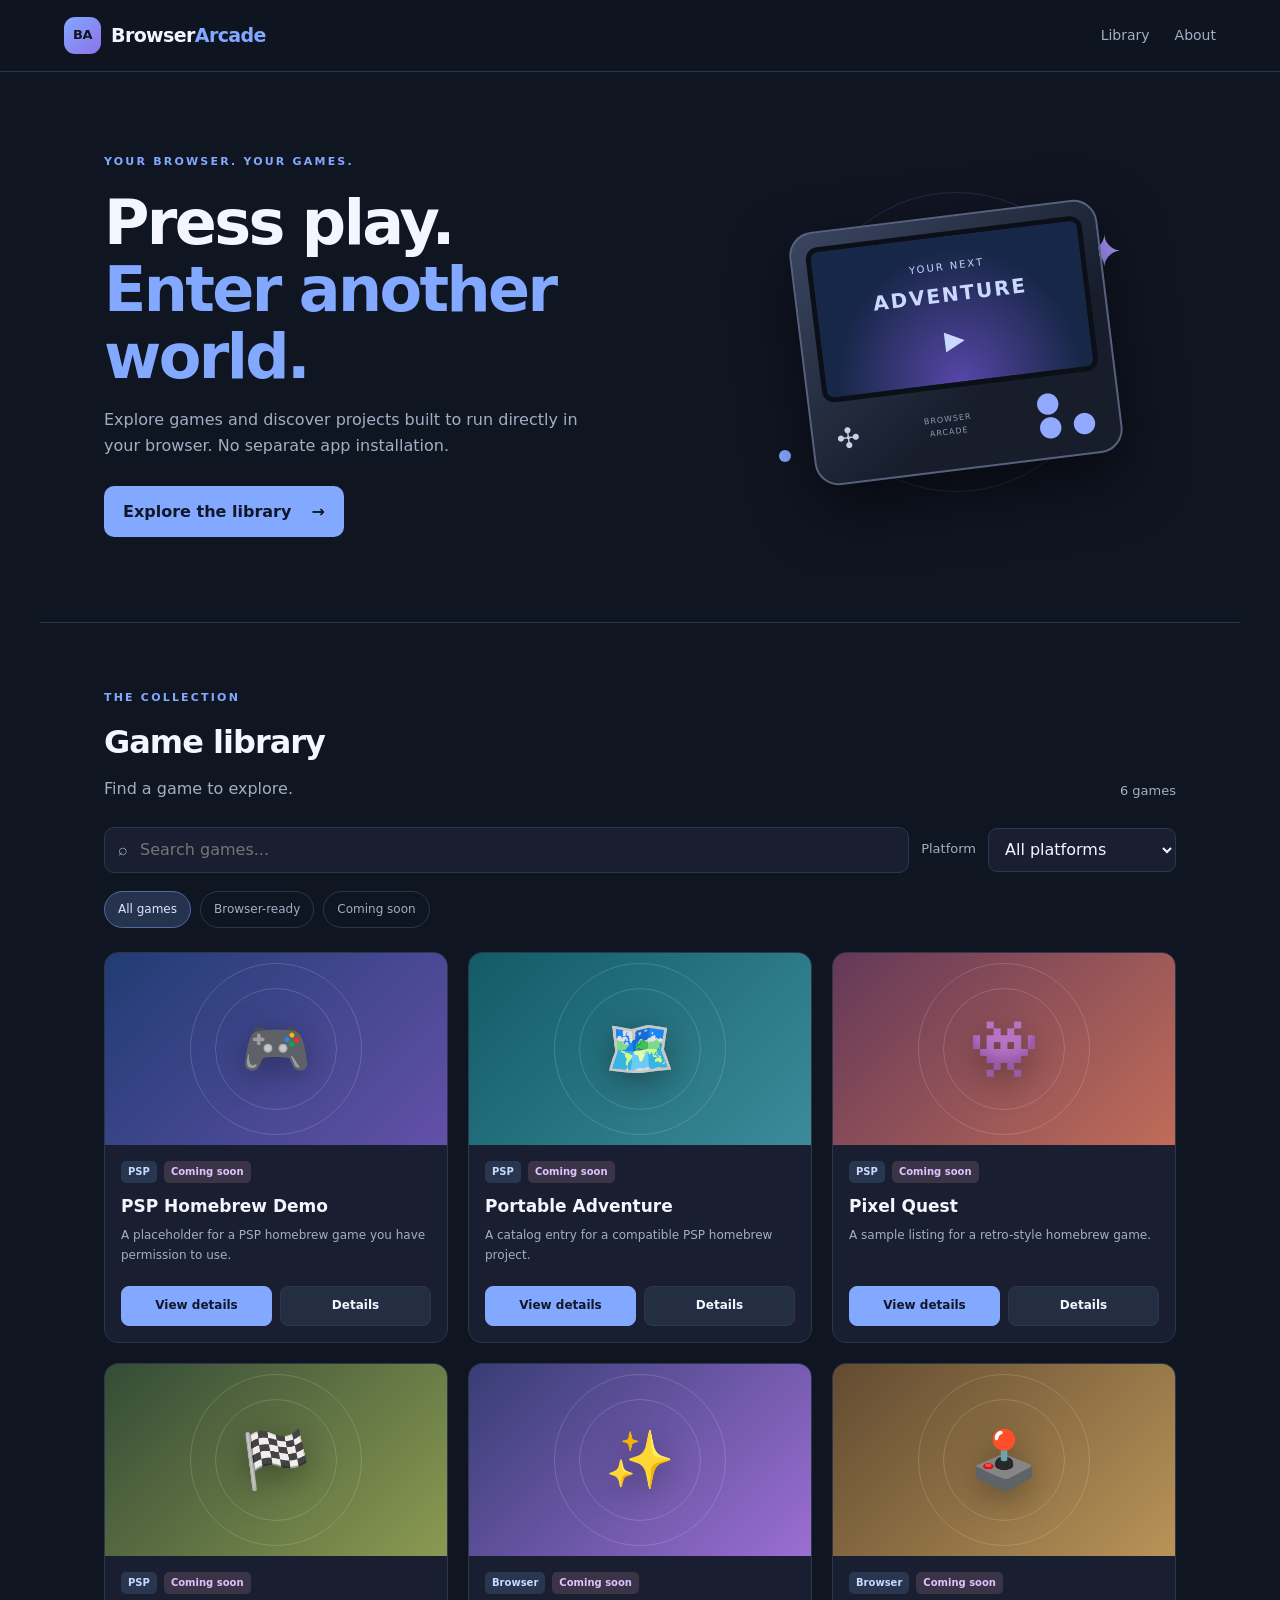
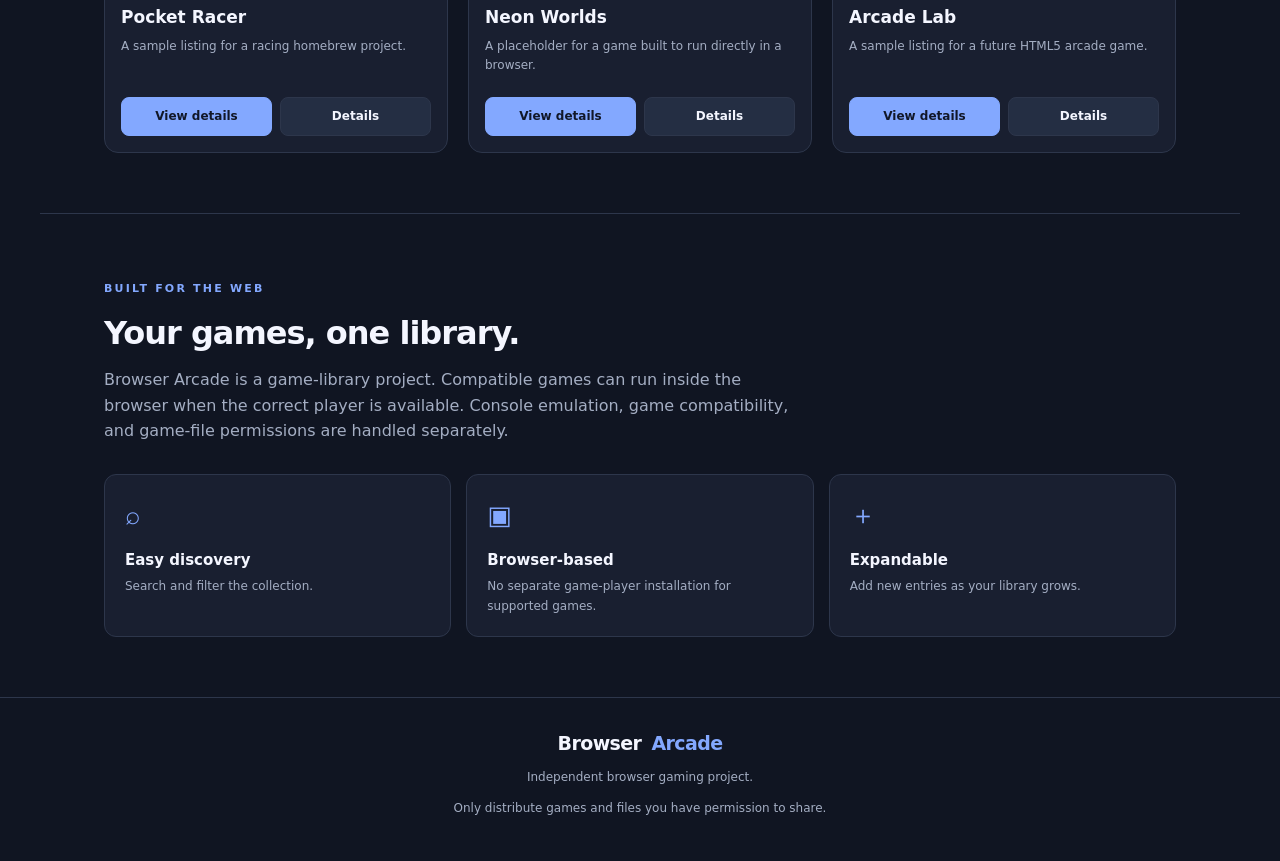
<file: index.html>
<!DOCTYPE html>
<html lang="en">
<head>
  <meta charset="UTF-8">
  <meta name="viewport" content="width=device-width, initial-scale=1.0">
  <meta name="theme-color" content="#101522">
  <title>Browser Arcade — Play in Your Browser</title>
  <meta name="description" content="Browse browser-ready games and PSP homebrew projects.">
  <link rel="stylesheet" href="style.css">
  <script src="app.js" defer></script>
</head>
<body>
  <header class="topbar">
    <a class="brand" href="#" aria-label="Browser Arcade home">
      <span class="brand-icon">BA</span>
      <span>Browser<span class="brand-accent">Arcade</span></span>
    </a>
    <nav>
      <a href="#library">Library</a>
      <a href="#about">About</a>
    </nav>
  </header>

  <main>
    <section class="hero">
      <div class="hero-content">
        <span class="eyebrow">YOUR BROWSER. YOUR GAMES.</span>
        <h1>Press play.<br><span>Enter another world.</span></h1>
        <p>
          Explore games and discover projects built to run
          directly in your browser. No separate app installation.
        </p>
        <a class="primary-button" href="#library">Explore the library <span>→</span></a>
      </div>
      <div class="hero-art" aria-hidden="true">
        <div class="orbit orbit-one"></div>
        <div class="orbit orbit-two"></div>
        <div class="hero-console">
          <div class="console-screen">
            <span>YOUR NEXT</span>
            <strong>ADVENTURE</strong>
            <div class="screen-symbol">▶</div>
          </div>
          <div class="console-controls">
            <span class="dpad">✣</span>
            <span class="console-center">BROWSER<br>ARCADE</span>
            <span class="face-buttons">●<br>● ●</span>
          </div>
        </div>
        <span class="floating-star">✦</span>
        <span class="floating-dot"></span>
      </div>
    </section>

    <section class="library section" id="library">
      <div class="section-heading">
        <div>
          <span class="eyebrow">THE COLLECTION</span>
          <h2>Game library</h2>
          <p class="muted">Find a game to explore.</p>
        </div>
        <span class="library-count" id="game-count">0 games</span>
      </div>

      <div class="toolbar">
        <label class="search-box">
          <span aria-hidden="true">⌕</span>
          <input id="search" type="search"
            placeholder="Search games..." autocomplete="off">
        </label>
        <label class="filter-label" for="category">Platform</label>
        <select id="category">
          <option value="all">All platforms</option>
          <option value="PSP">PSP</option>
          <option value="Browser">Browser games</option>
        </select>
      </div>

      <div class="filters" aria-label="Game filters">
        <button class="filter active" data-filter="all">All games</button>
        <button class="filter" data-filter="ready">Browser-ready</button>
        <button class="filter" data-filter="planned">Coming soon</button>
      </div>

      <div id="game-grid" class="game-grid" aria-live="polite"></div>
    </section>

    <section class="about section" id="about">
      <span class="eyebrow">BUILT FOR THE WEB</span>
      <h2>Your games, one library.</h2>
      <p>
        Browser Arcade is a game-library project. Compatible games
        can run inside the browser when the correct player is available.
        Console emulation, game compatibility, and game-file permissions
        are handled separately.
      </p>
      <div class="feature-grid">
        <article class="feature">
          <span class="feature-icon">⌕</span>
          <h3>Easy discovery</h3>
          <p>Search and filter the collection.</p>
        </article>
        <article class="feature">
          <span class="feature-icon">▣</span>
          <h3>Browser-based</h3>
          <p>No separate game-player installation for supported games.</p>
        </article>
        <article class="feature">
          <span class="feature-icon">＋</span>
          <h3>Expandable</h3>
          <p>Add new entries as your library grows.</p>
        </article>
      </div>
    </section>
  </main>

  <footer>
    <a class="brand footer-brand" href="#">Browser<span class="brand-accent">Arcade</span></a>
    <p>Independent browser gaming project.</p>
    <p>Only distribute games and files you have permission to share.</p>
  </footer>

  <dialog id="game-dialog" class="game-dialog">
    <button id="close-dialog" class="close-button"
      aria-label="Close game details">✕</button>
    <div id="dialog-content"></div>
  </dialog>
</body>
</html>
</file>
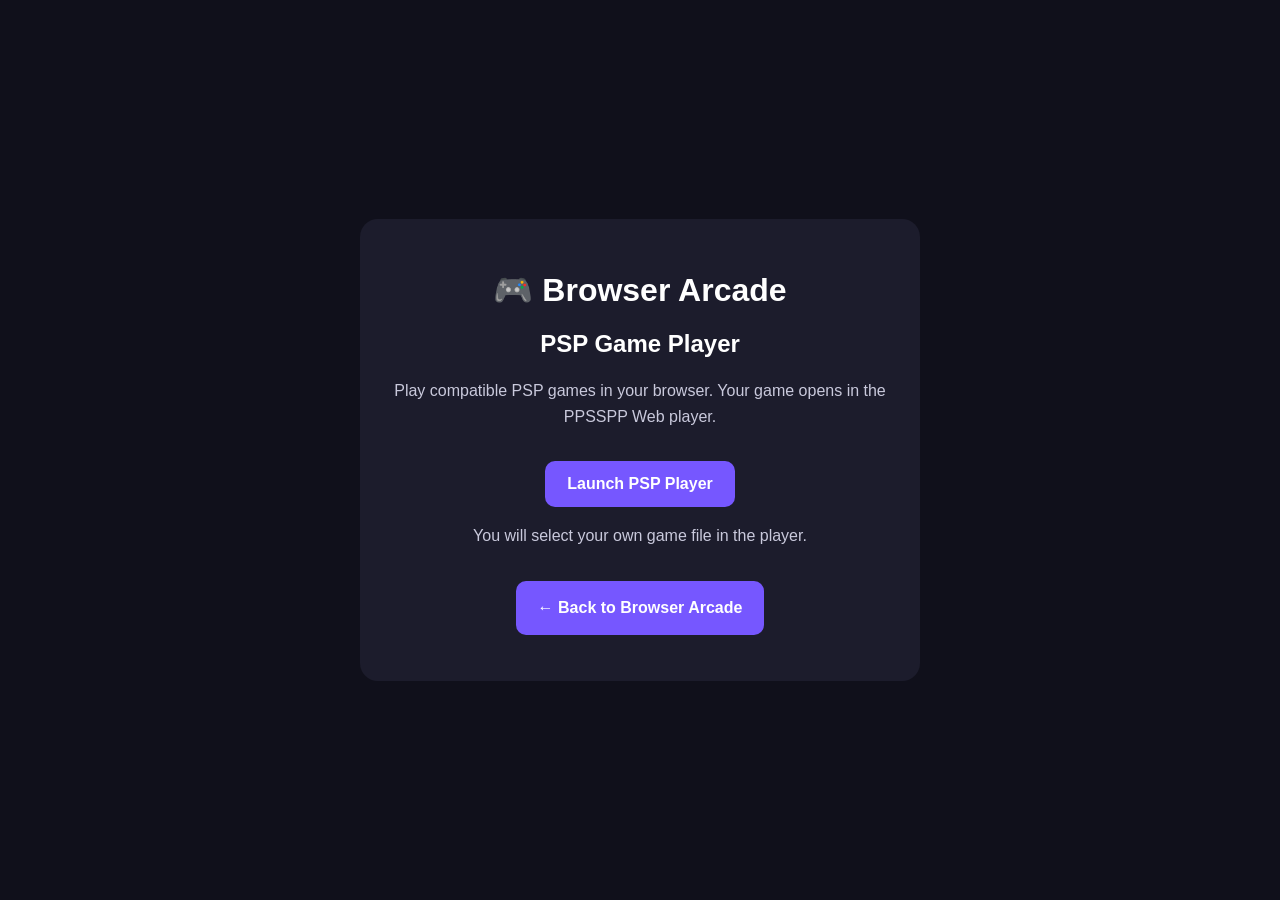
<file: player.html>
<!DOCTYPE html>
<html lang="en">
<head>
  <meta charset="UTF-8">
  <meta name="viewport" content="width=device-width, initial-scale=1.0">
  <title>Browser Arcade - PSP Player</title>
  <style>
    body {
      margin: 0;
      min-height: 100vh;
      display: grid;
      place-items: center;
      background: #10101b;
      color: white;
      font-family: Arial, sans-serif;
      text-align: center;
    }
    main {
      width: min(90%, 560px);
      padding: 30px 20px;
      box-sizing: border-box;
      background: #1c1c2c;
      border-radius: 18px;
    }
    a {
      display: inline-block;
      margin-top: 16px;
      padding: 14px 22px;
      border-radius: 10px;
      background: #7657ff;
      color: white;
      text-decoration: none;
      font-weight: bold;
    }
    a:hover { background: #6041e8; }
    p { color: #c9c9dc; line-height: 1.6; }
  </style>
</head>
<body>
  <main>
    <h1>🎮 Browser Arcade</h1>
    <h2>PSP Game Player</h2>
    <p>
      Play compatible PSP games in your browser.
      Your game opens in the PPSSPP Web player.
    </p>
    <a href="https://root-hunter.github.io/ppsspp-web/"
       target="_blank" rel="noopener noreferrer">
      Launch PSP Player
    </a>
    <p>
      You will select your own game file in the player.
    </p>
    <p><a href="index.html">← Back to Browser Arcade</a></p>
  </main>
</body>
</html>
</file>
<file: style.css>
:root {
  color-scheme: dark;
  --bg: #101522;
  --panel: #191f30;
  --panel-hover: #222b40;
  --text: #f4f6ff;
  --muted: #a4aec3;
  --accent: #83a8ff;
  --accent-strong: #587ff0;
  --border: #2d364b;
}

* {
  box-sizing: border-box;
}

html {
  scroll-behavior: smooth;
  scroll-padding-top: 85px;
}

body {
  margin: 0;
  background: var(--bg);
  color: var(--text);
  font-family: Inter, system-ui, -apple-system, BlinkMacSystemFont,
    "Segoe UI", sans-serif;
  line-height: 1.6;
}

a {
  color: inherit;
  text-decoration: none;
}

button, input, select {
  font: inherit;
}

button, select {
  cursor: pointer;
}

.topbar {
  min-height: 72px;
  padding: 14px max(5%, calc((100% - 1200px) / 2));
  display: flex;
  align-items: center;
  justify-content: space-between;
  gap: 20px;
  border-bottom: 1px solid var(--border);
  background: #101522ed;
  position: sticky;
  top: 0;
  z-index: 5;
  backdrop-filter: blur(16px);
}

.brand {
  display: inline-flex;
  align-items: center;
  gap: 10px;
  font-weight: 850;
  font-size: 19px;
  letter-spacing: -0.6px;
}

.brand-icon {
  display: grid;
  place-items: center;
  width: 37px;
  height: 37px;
  border-radius: 11px;
  background: linear-gradient(135deg, #83a8ff, #8c72e8);
  color: #101522;
  font-size: 13px;
}

.brand-accent {
  color: var(--accent);
}

nav {
  display: flex;
  gap: 25px;
  color: var(--muted);
  font-size: 14px;
}

nav a:hover, footer a:hover {
  color: var(--accent);
}

.hero {
  max-width: 1200px;
  margin: auto;
  padding: 75px 5% 85px;
  min-height: 460px;
  display: grid;
  grid-template-columns: 1.15fr 0.85fr;
  align-items: center;
  gap: 35px;
  overflow: hidden;
}

.eyebrow {
  color: var(--accent);
  font-size: 11px;
  font-weight: 800;
  letter-spacing: 2.2px;
}

h1, h2, h3, p {
  margin-top: 0;
}

h1 {
  font-size: clamp(36px, 5vw, 62px);
  line-height: 1.08;
  letter-spacing: -2.6px;
  margin: 17px 0;
}

h1 span {
  color: var(--accent);
}

.hero-content > p {
  color: var(--muted);
  max-width: 480px;
  margin-bottom: 27px;
}

.primary-button {
  display: inline-flex;
  align-items: center;
  gap: 20px;
  padding: 13px 19px;
  border-radius: 10px;
  background: var(--accent);
  color: #111728;
  font-weight: 800;
  transition: transform 0.2s, background 0.2s;
}

.primary-button:hover {
  background: #a6c0ff;
  transform: translateY(-2px);
}

.hero-art {
  min-height: 300px;
  display: grid;
  place-items: center;
  position: relative;
}

.orbit {
  position: absolute;
  width: 300px;
  height: 300px;
  border: 1px solid #53699c44;
  border-radius: 50%;
}

.orbit-two {
  width: 230px;
  height: 230px;
  border-color: #8e78e844;
}

.hero-console {
  width: min(100%, 310px);
  padding: 14px;
  border: 2px solid #56627d;
  border-radius: 24px;
  background: linear-gradient(145deg, #3a4560, #171d2b 65%);
  transform: rotate(-7deg);
  box-shadow: 0 25px 60px #0008;
  position: relative;
  z-index: 1;
}

.console-screen {
  aspect-ratio: 16 / 9;
  border: 5px solid #0b0f18;
  border-radius: 12px;
  background: radial-gradient(ellipse at 50% 100%, #5746a7, #172747 65%);
  display: flex;
  flex-direction: column;
  align-items: center;
  justify-content: center;
  gap: 4px;
  color: #c9d9ff;
  font-size: 10px;
  letter-spacing: 2px;
}

.console-screen strong {
  font-size: clamp(14px, 2vw, 20px);
}

.screen-symbol {
  font-size: 26px;
  margin-top: 5px;
}

.console-controls {
  display: flex;
  justify-content: space-between;
  align-items: center;
  padding: 14px 9px 5px;
}

.dpad, .face-buttons {
  font-size: 28px;
  font-weight: 800;
  line-height: 0.85;
  color: #c7d2e8;
}

.face-buttons {
  color: #91aaff;
}

.console-center {
  color: #8d9ab3;
  text-align: center;
  font-size: 8px;
  letter-spacing: 1px;
}

.floating-star, .floating-dot {
  position: absolute;
  color: #a995ff;
}

.floating-star {
  top: 24px;
  right: 12%;
  font-size: 45px;
}

.floating-dot {
  width: 12px;
  height: 12px;
  border-radius: 50%;
  background: var(--accent);
  bottom: 30px;
  left: 10%;
}

.section {
  max-width: 1200px;
  margin: auto;
  padding: 60px 5%;
}

.library {
  border-top: 1px solid var(--border);
}

.section-heading {
  display: flex;
  align-items: end;
  justify-content: space-between;
  gap: 20px;
  margin-bottom: 25px;
}

.section-heading h2, .about h2 {
  margin: 8px 0;
  font-size: 32px;
  letter-spacing: -1px;
}

.muted, .section-heading p {
  color: var(--muted);
  margin-bottom: 0;
}

.library-count {
  color: var(--muted);
  font-size: 13px;
  white-space: nowrap;
}

.toolbar {
  display: flex;
  flex-wrap: wrap;
  align-items: center;
  gap: 12px;
  margin-bottom: 18px;
}

.search-box {
  display: flex;
  align-items: center;
  gap: 10px;
  flex: 1 1 230px;
  padding: 0 13px;
  min-height: 46px;
  background: var(--panel);
  border: 1px solid var(--border);
  border-radius: 10px;
  color: var(--muted);
}

.search-box input {
  width: 100%;
  min-width: 0;
  background: transparent;
  color: var(--text);
  border: 0;
  outline: none;
}

.search-box:focus-within, select:focus-visible {
  border-color: var(--accent);
}

.filter-label {
  color: var(--muted);
  font-size: 13px;
}

select {
  min-height: 44px;
  padding: 0 30px 0 12px;
  background: var(--panel);
  color: var(--text);
  border: 1px solid var(--border);
  border-radius: 9px;
}

.filters {
  display: flex;
  gap: 9px;
  flex-wrap: wrap;
  margin-bottom: 24px;
}

.filter {
  background: transparent;
  color: var(--muted);
  border: 1px solid var(--border);
  padding: 8px 13px;
  border-radius: 999px;
  font-size: 12px;
}

.filter:hover, .filter.active {
  background: #26334f;
  color: #dbe5ff;
  border-color: #506aa3;
}

.game-grid {
  display: grid;
  grid-template-columns: repeat(3, minmax(0, 1fr));
  gap: 20px;
}

.game-card {
  overflow: hidden;
  min-width: 0;
  border: 1px solid var(--border);
  border-radius: 14px;
  background: var(--panel);
  transition: transform 0.2s, border-color 0.2s;
}

.game-card:hover {
  transform: translateY(-4px);
  border-color: #687fb8;
}

.game-art {
  aspect-ratio: 16 / 9;
  display: grid;
  place-items: center;
  position: relative;
  overflow: hidden;
}

.game-art::before, .game-art::after {
  content: "";
  position: absolute;
  width: 170px;
  height: 170px;
  border: 1px solid #ffffff28;
  border-radius: 50%;
}

.game-art::after {
  width: 120px;
  height: 120px;
}

.art-icon {
  font-size: 56px;
  filter: drop-shadow(0 8px 16px #0005);
  z-index: 1;
}

.art-one {
  background: linear-gradient(135deg, #203c73, #6350a8);
}

.art-two {
  background: linear-gradient(135deg, #125b67, #3c8b9a);
}

.art-three {
  background: linear-gradient(135deg, #643858, #c06c58);
}

.art-four {
  background: linear-gradient(135deg, #344b36, #8b9a51);
}

.art-five {
  background: linear-gradient(135deg, #373d75, #9c6ed3);
}

.art-six {
  background: linear-gradient(135deg, #624b31, #b99458);
}

.game-info {
  padding: 16px;
}

.game-meta {
  display: flex;
  align-items: center;
  flex-wrap: wrap;
  gap: 7px;
  margin-bottom: 10px;
}

.pill {
  display: inline-flex;
  border-radius: 5px;
  padding: 3px 7px;
  font-size: 10px;
  font-weight: 750;
  background: #283650;
  color: #c8d8ff;
}

.pill.status {
  background: #29352f;
  color: #a8e5bb;
}

.pill.soon {
  background: #3b3447;
  color: #dbc3ff;
}

.game-info h3 {
  font-size: 17px;
  margin-bottom: 6px;
}

.game-info p {
  min-height: 43px;
  font-size: 12px;
  color: var(--muted);
  margin-bottom: 17px;
}

.card-actions {
  display: flex;
  gap: 8px;
}

.card-button {
  flex: 1;
  border: 1px solid var(--border);
  border-radius: 8px;
  padding: 9px 10px;
  background: #242e43;
  color: var(--text);
  font-size: 12px;
  font-weight: 750;
}

.card-button:hover {
  background: #344668;
}

.card-button.primary {
  background: var(--accent);
  border-color: var(--accent);
  color: #111728;
}

.card-button.primary:hover {
  background: #a6c0ff;
}

.card-button:disabled {
  cursor: not-allowed;
  opacity: 0.65;
}

.empty-state {
  grid-column: 1 / -1;
  text-align: center;
  padding: 50px 20px;
  border: 1px dashed var(--border);
  border-radius: 14px;
  color: var(--muted);
}

.about {
  border-top: 1px solid var(--border);
}

.about > p {
  color: var(--muted);
  max-width: 700px;
}

.feature-grid {
  display: grid;
  grid-template-columns: repeat(3, minmax(0, 1fr));
  gap: 15px;
  margin-top: 30px;
}

.feature {
  padding: 20px;
  border: 1px solid var(--border);
  background: var(--panel);
  border-radius: 12px;
}

.feature-icon {
  color: var(--accent);
  font-size: 26px;
}

.feature h3 {
  margin: 12px 0 5px;
  font-size: 15px;
}

.feature p {
  margin-bottom: 0;
  color: var(--muted);
  font-size: 12px;
}

footer {
  border-top: 1px solid var(--border);
  text-align: center;
  padding: 30px 5%;
  color: var(--muted);
  font-size: 12px;
}

.footer-brand {
  margin-bottom: 10px;
  color: var(--text);
}

.game-dialog {
  width: min(520px, calc(100% - 28px));
  max-height: 85vh;
  overflow: auto;
  padding: 28px;
  border: 1px solid var(--border);
  border-radius: 16px;
  background: var(--panel);
  color: var(--text);
}

.game-dialog::backdrop {
  background: #050811c9;
  backdrop-filter: blur(5px);
}

.close-button {
  display: block;
  margin-left: auto;
  border: 1px solid var(--border);
  border-radius: 8px;
  background: transparent;
  color: var(--text);
  padding: 7px 10px;
}

.dialog-symbol {
  font-size: 46px;
  margin: 12px 0;
}

.dialog-note {
  color: var(--muted);
  font-size: 14px;
}

.dialog-status {
  border: 1px solid var(--border);
  border-radius: 10px;
  padding: 15px;
  margin: 20px 0;
  background: #101522;
}

:focus-visible {
  outline: 2px solid var(--accent);
  outline-offset: 3px;
}

@media (max-width: 760px) {
  .hero {
    grid-template-columns: 1fr;
    padding-top: 55px;
    gap: 10px;
  }

  .hero-art {
    min-height: 260px;
  }

  .game-grid {
    grid-template-columns: repeat(2, minmax(0, 1fr));
    gap: 12px;
  }

  .feature-grid {
    grid-template-columns: 1fr;
  }

  .section-heading {
    align-items: start;
  }
}

@media (max-width: 440px) {
  .topbar {
    padding: 12px 4%;
  }

  .brand {
    font-size: 16px;
  }

  nav {
    gap: 12px;
    font-size: 12px;
  }

  .hero {
    padding-inline: 5%;
  }

  .game-grid {
    grid-template-columns: 1fr;
  }

  .section-heading h2, .about h2 {
    font-size: 27px;
  }

  .filter-label {
    width: 100%;
  }
}
</file>
